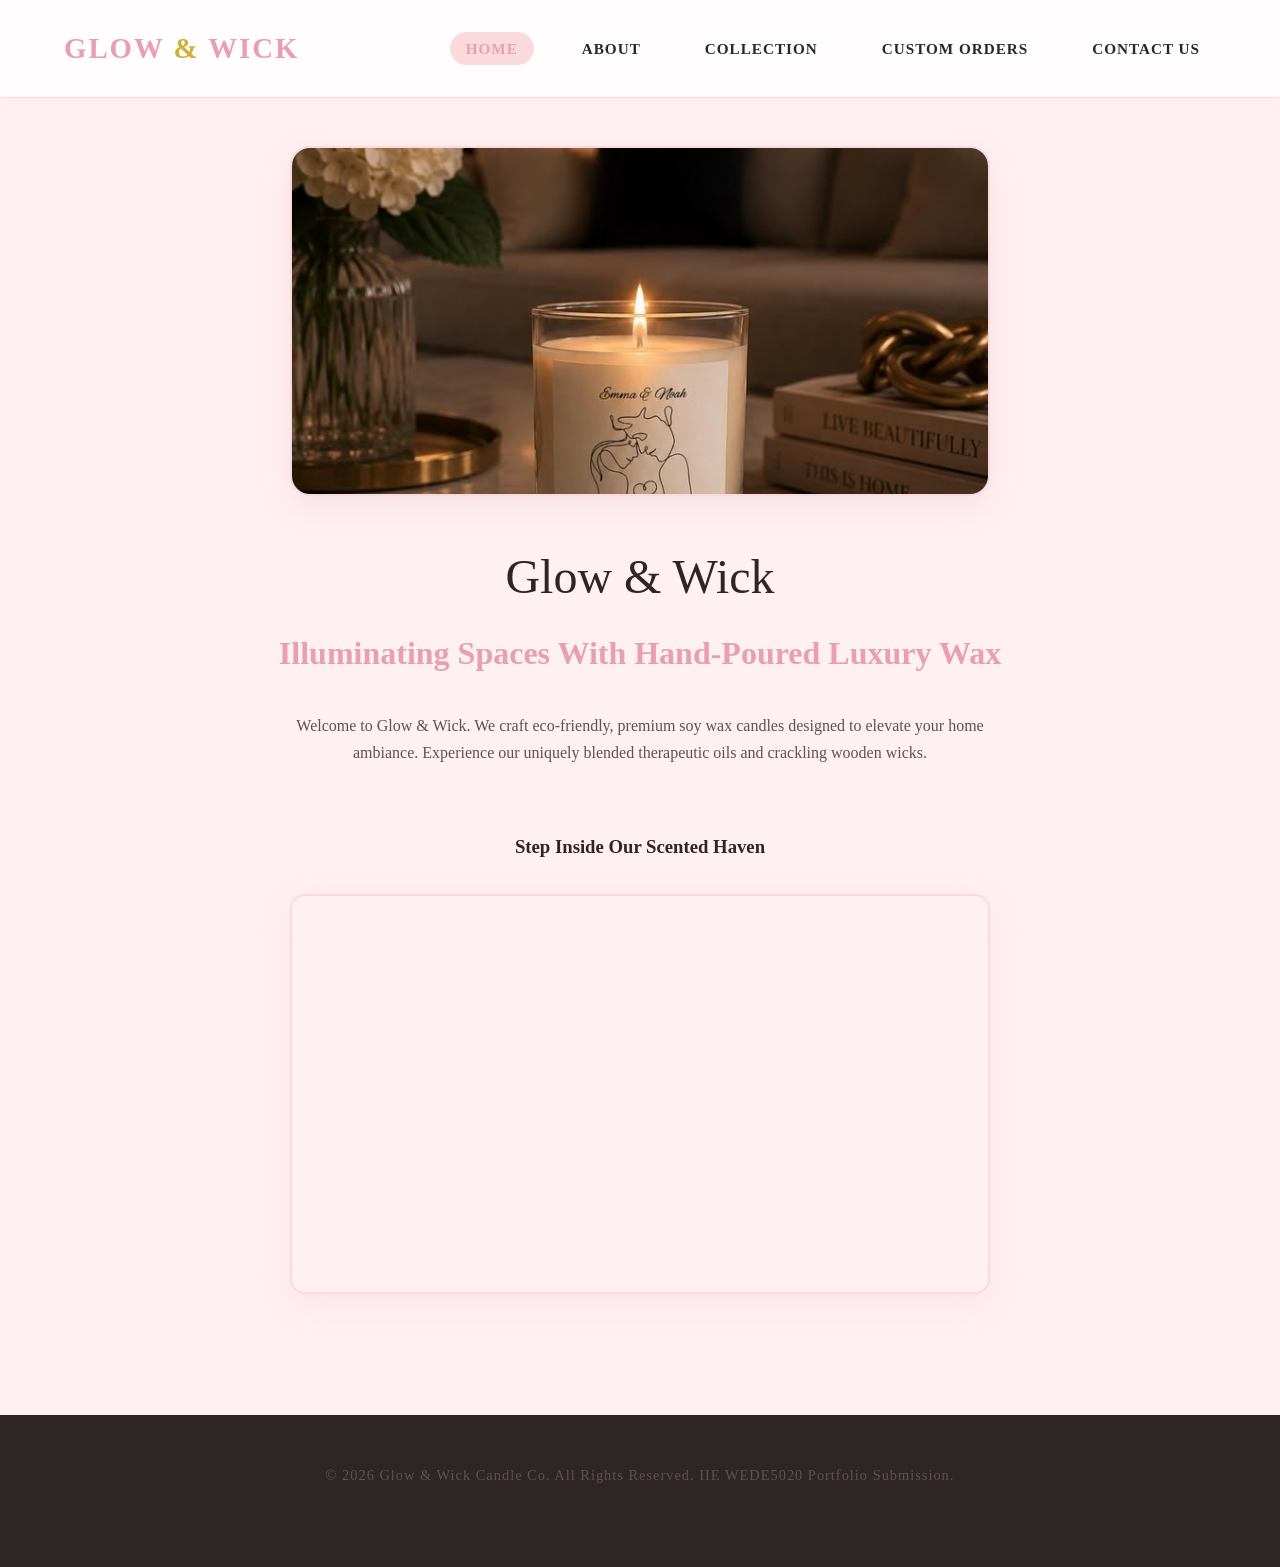
<file: index.html>
<!DOCTYPE html>
<html lang="en">
<head>
    <meta charset="UTF-8">
    <meta name="viewport" content="width=device-width, initial-scale=1.0">
    <title>Glow & Wick | Luxury Handcrafted Scented Candles</title>
    <link rel="stylesheet" href="styles.css">
</head>
<body>

    <header>
        <div class="logo-brand">Glow <span>&</span> Wick</div>
        <nav>
            <ul>
                <li><a href="index.html" class="active">Home</a></li>
                <li><a href="about.html">About</a></li>
                <li><a href="products.html">Collection</a></li>
                <li><a href="enquiry.html">Custom Orders</a></li>
                <li><a href="contact.html">Contact Us</a></li>
            </ul>
        </nav>
    </header>

    <main class="main-container">
        <!-- Brand Premium Hero Banner Image -->
        <div style="margin-bottom: 2rem;">
            <img src="Candle_1.jpg" alt="Glow and Wick luxury signature hand-poured candle banner display" style="width: 100%; max-width: 700px; height: 350px; object-fit: cover; border-radius: 20px; box-shadow: 0 10px 30px rgba(232, 159, 176, 0.2); border: 2px solid #FADadd;">
        </div>

        <h1>Glow & Wick</h1>
        <h2>Illuminating Spaces With Hand-Poured Luxury Wax</h2>
        <p>Welcome to Glow & Wick. We craft eco-friendly, premium soy wax candles designed to elevate your home ambiance. Experience our uniquely blended therapeutic oils and crackling wooden wicks.</p>

        <!-- Dynamic Media Spotlight Section -->
        <div style="margin: 4rem 0;">
            <h3>Step Inside Our Scented Haven</h3>
            <iframe src="https://youtube.com" allowfullscreen></iframe>
        </div>
    </main>

    <footer>
        <p>&copy; 2026 Glow & Wick Candle Co. All Rights Reserved. IIE WEDE5020 Portfolio Submission.</p>
    </footer>

    <script src="main.js"></script>
</body>
</html>
</file>
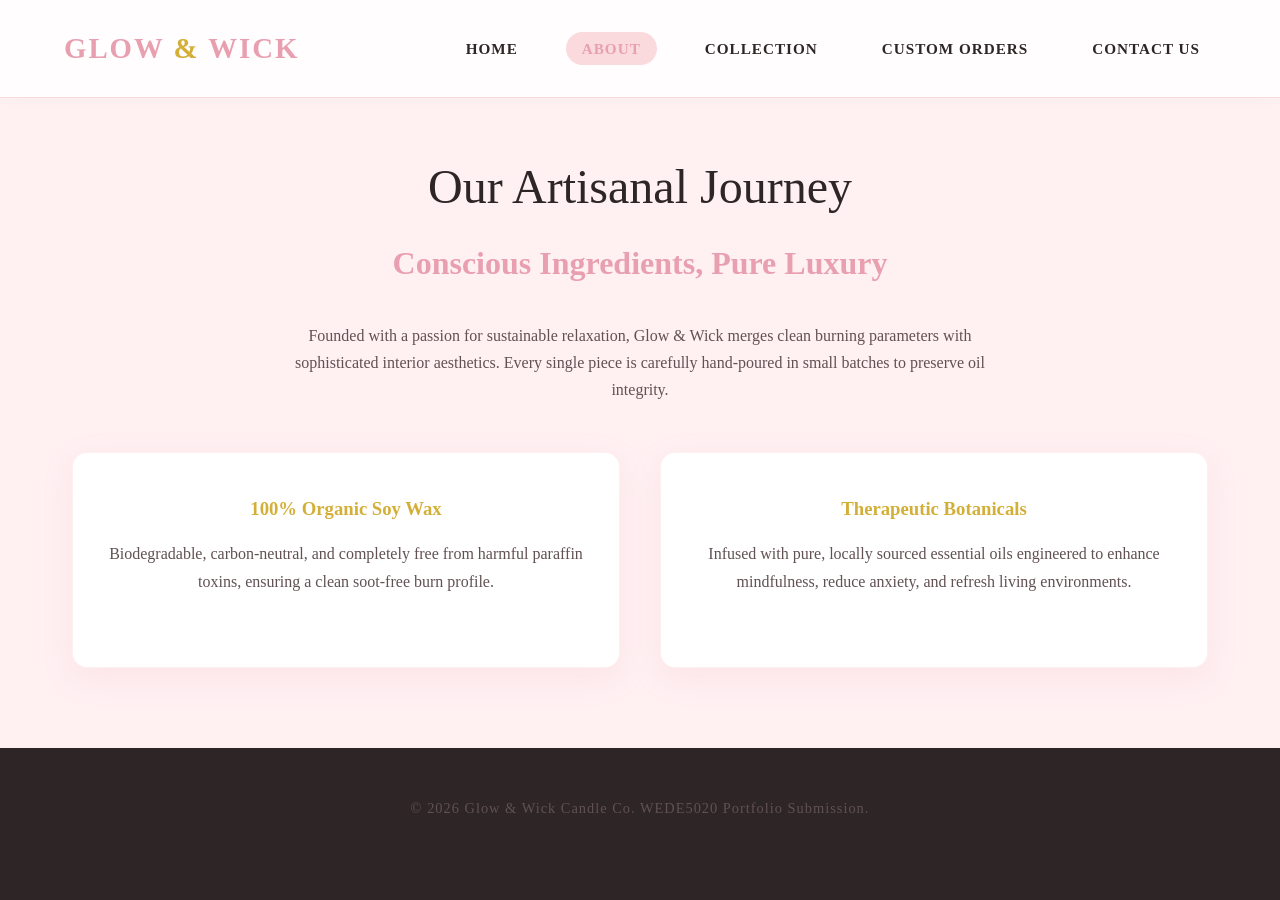
<file: about.html>
<!DOCTYPE html>
<html lang="en">
<head>
    <meta charset="UTF-8">
    <meta name="viewport" content="width=device-width, initial-scale=1.0">
    <title>Our Story | Glow & Wick Artisanal Heritage</title>
    <link rel="stylesheet" href="styles.css">
</head>
<body>

    <header>
        <div class="logo-brand">Glow <span>&</span> Wick</div>
        <nav>
            <ul>
                <li><a href="index.html">Home</a></li>
                <li><a href="about.html" class="active">About</a></li>
                <li><a href="products.html">Collection</a></li>
                <li><a href="enquiry.html">Custom Orders</a></li>
                <li><a href="contact.html">Contact Us</a></li>
            </ul>
        </nav>
    </header>

    <main class="main-container">
        <h1>Our Artisanal Journey</h1>
        <h2>Conscious Ingredients, Pure Luxury</h2>
        
        <p>Founded with a passion for sustainable relaxation, Glow & Wick merges clean burning parameters with sophisticated interior aesthetics. Every single piece is carefully hand-poured in small batches to preserve oil integrity.</p>

        <div class="luxury-grid">
            <div class="premium-card">
                <h3 style="color: #D4AF37; margin-bottom: 1rem;">100% Organic Soy Wax</h3>
                <p>Biodegradable, carbon-neutral, and completely free from harmful paraffin toxins, ensuring a clean soot-free burn profile.</p>
            </div>
            <div class="premium-card">
                <h3 style="color: #D4AF37; margin-bottom: 1rem;">Therapeutic Botanicals</h3>
                <p>Infused with pure, locally sourced essential oils engineered to enhance mindfulness, reduce anxiety, and refresh living environments.</p>
            </div>
        </div>
    </main>

    <footer>
        <p>&copy; 2026 Glow & Wick Candle Co. WEDE5020 Portfolio Submission.</p>
    </footer>

    <script src="main.js"></script>
</body>
</html>
</file>
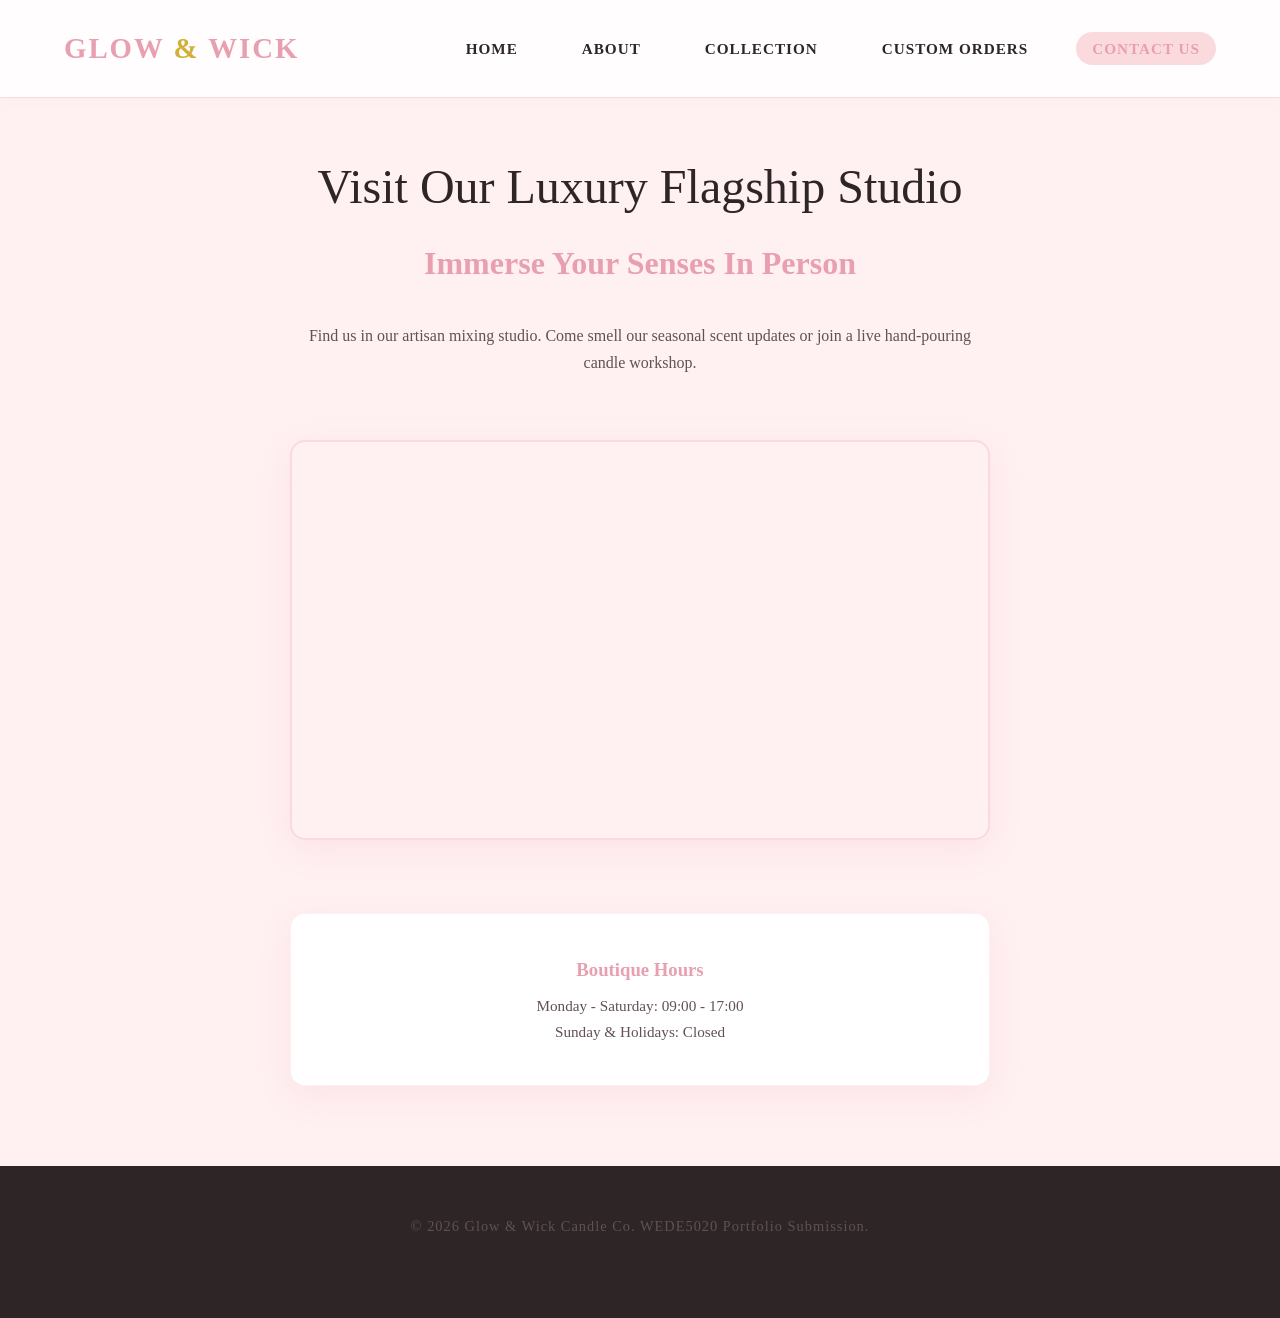
<file: contact.html>
<!DOCTYPE html>
<html lang="en">
<head>
    <meta charset="UTF-8">
    <meta name="viewport" content="width=device-width, initial-scale=1.0">
    <title>Contact Our Studio | Glow & Wick Flagship Store</title>
    <link rel="stylesheet" href="styles.css">
</head>
<body>

    <header>
        <div class="logo-brand">Glow <span>&</span> Wick</div>
        <nav>
            <ul>
                <li><a href="index.html">Home</a></li>
                <li><a href="about.html">About</a></li>
                <li><a href="products.html">Collection</a></li>
                <li><a href="enquiry.html">Custom Orders</a></li>
                <li><a href="contact.html" class="active">Contact Us</a></li>
            </ul>
        </nav>
    </header>

    <main class="main-container">
        <h1>Visit Our Luxury Flagship Studio</h1>
        <h2>Immerse Your Senses In Person</h2>
        <p>Find us in our artisan mixing studio. Come smell our seasonal scent updates or join a live hand-pouring candle workshop.</p>

        <!-- Campus Location Geographic Mapper Layout Block -->
        <iframe src="https://google.com" allowfullscreen="" loading="lazy"></iframe>

        <div class="luxury-grid" style="max-width: 700px; margin: 2rem auto;">
            <div class="premium-card">
                <h3 style="color: #E89FB0; margin-bottom: 0.5rem;">Boutique Hours</h3>
                <p style="margin: 0; font-size: 0.95rem;">Monday - Saturday: 09:00 - 17:00<br>Sunday & Holidays: Closed</p>
            </div>
        </div>
    </main>

    <footer>
        <p>&copy; 2026 Glow & Wick Candle Co. WEDE5020 Portfolio Submission.</p>
    </footer>

    <script src="main.js"></script>
</body>
</html>
</file>
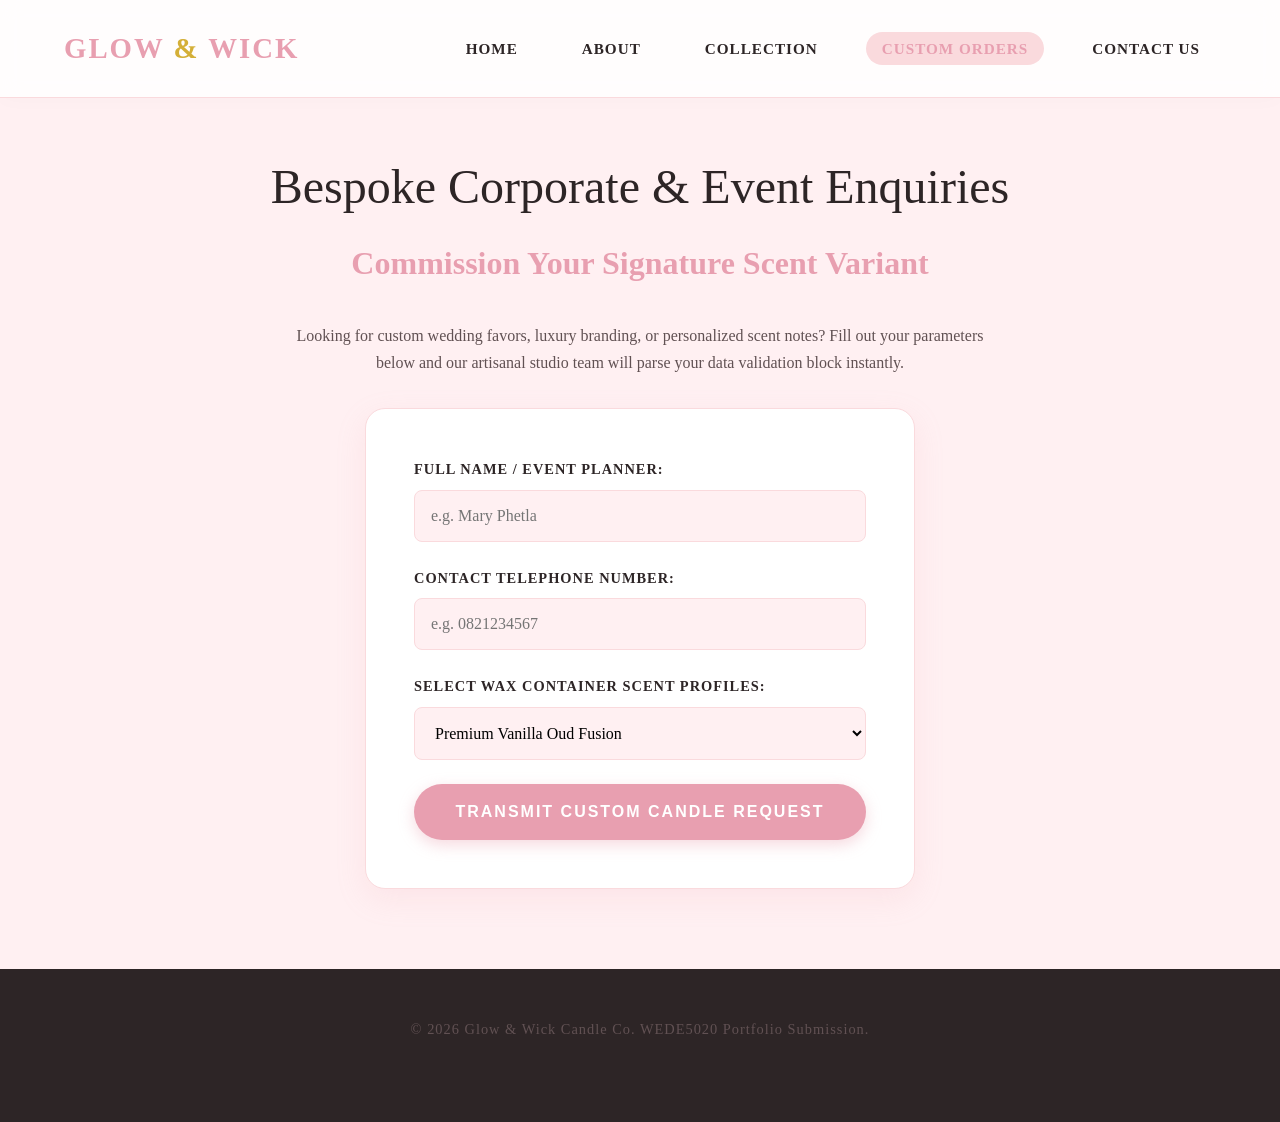
<file: enquiry.html>
<!DOCTYPE html>
<html lang="en">
<head>
    <meta charset="UTF-8">
    <meta name="viewport" content="width=device-width, initial-scale=1.0">
    <title>Bespoke Custom Orders | Glow & Wick Concierge</title>
    <link rel="stylesheet" href="styles.css">
</head>
<body>

    <header>
        <div class="logo-brand">Glow <span>&</span> Wick</div>
        <nav>
            <ul>
                <li><a href="index.html">Home</a></li>
                <li><a href="about.html">About</a></li>
                <li><a href="products.html">Collection</a></li>
                <li><a href="enquiry.html" class="active">Custom Orders</a></li>
                <li><a href="contact.html">Contact Us</a></li>
            </ul>
        </nav>
    </header>

    <main class="main-container">
        <h1>Bespoke Corporate & Event Enquiries</h1>
        <h2>Commission Your Signature Scent Variant</h2>
        <p>Looking for custom wedding favors, luxury branding, or personalized scent notes? Fill out your parameters below and our artisanal studio team will parse your data validation block instantly.</p>

        <div class="form-card">
            <!-- This container maps our real-time JavaScript processing alerts -->
            <div id="validation-feedback"></div>

            <form id="emergencyCalloutForm" novalidate>
                <div class="form-group">
                    <label for="clientName">Full Name / Event Planner:</label>
                    <input type="text" id="clientName" required placeholder="e.g. Mary Phetla">
                </div>

                <div class="form-group">
                    <label for="clientPhone">Contact Telephone Number:</label>
                    <input type="tel" id="clientPhone" required placeholder="e.g. 0821234567">
                </div>

                <div class="form-group">
                    <label for="waxType">Select Wax Container Scent Profiles:</label>
                    <select id="waxType">
                        <option value="vanilla">Premium Vanilla Oud Fusion</option>
                        <option value="rose">Blush Rose Botanical Mist</option>
                        <option value="amber">Warm Spiced Amber Medley</option>
                    </select>
                </div>

                <button type="submit" class="gold-button">Transmit Custom Candle Request</button>
            </form>
        </div>
    </main>

    <footer>
        <p>&copy; 2026 Glow & Wick Candle Co. WEDE5020 Portfolio Submission.</p>
    </footer>

    <script src="main.js"></script>
</body>
</html>
</file>
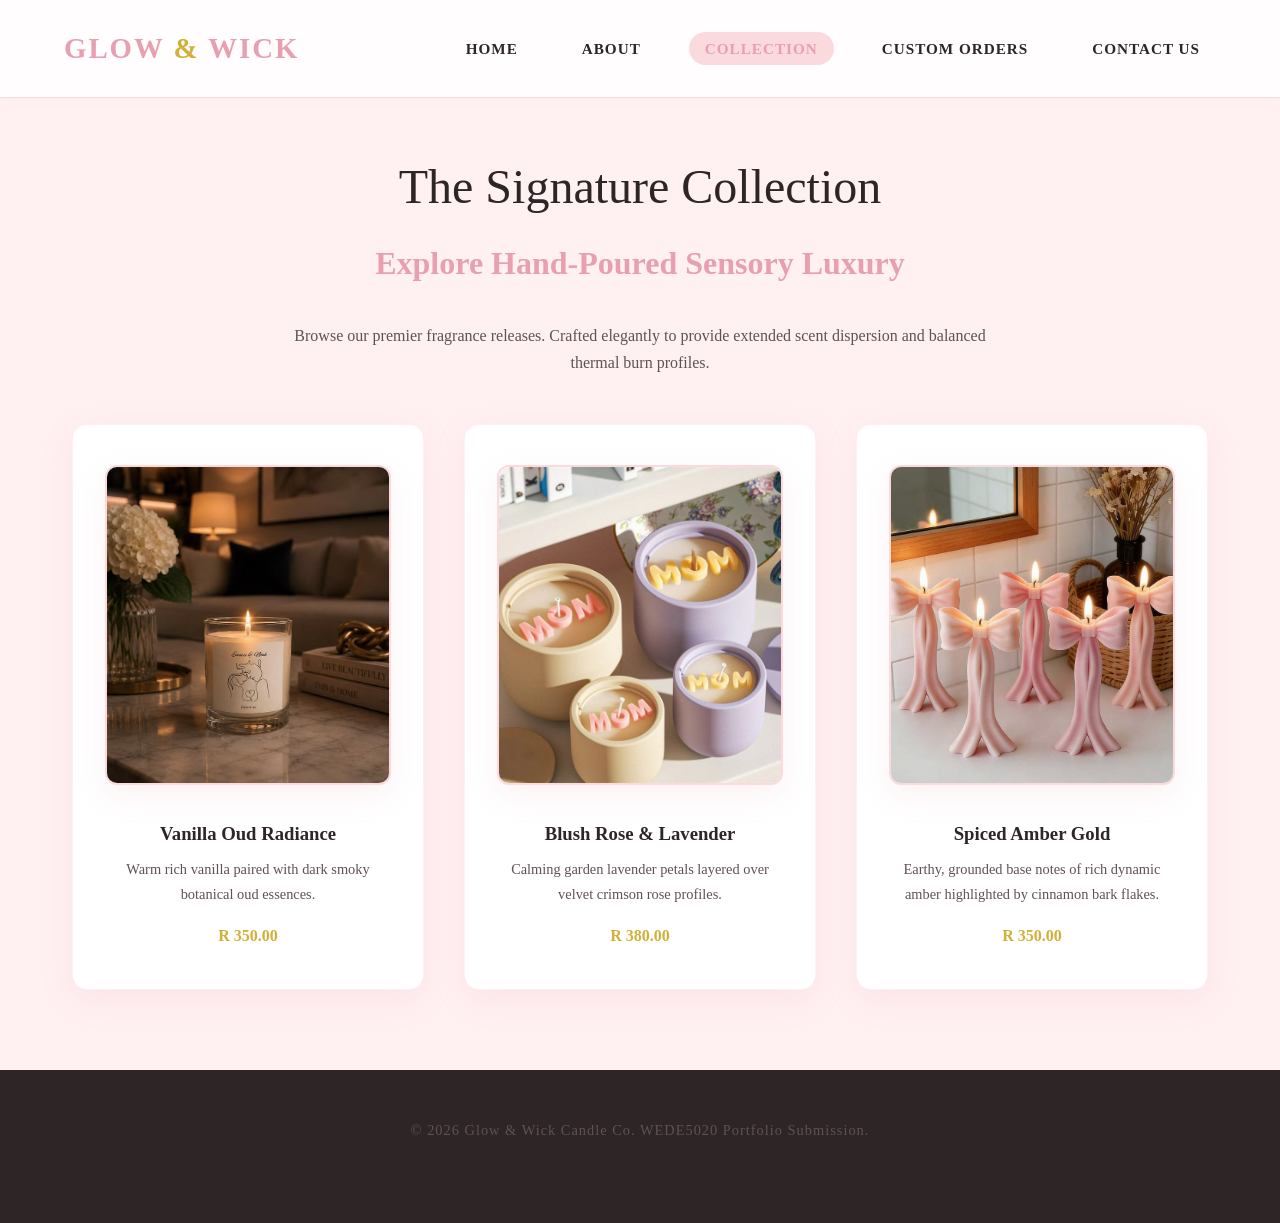
<file: products.html>
<!DOCTYPE html>
<html lang="en">
<head>
    <meta charset="UTF-8">
    <meta name="viewport" content="width=device-width, initial-scale=1.0">
    <title>The Signature Collection | Glow & Wick</title>
    <link rel="stylesheet" href="styles.css">
</head>
<body>

    <header>
        <div class="logo-brand">Glow <span>&</span> Wick</div>
        <nav>
            <ul>
                <li><a href="index.html">Home</a></li>
                <li><a href="about.html">About</a></li>
                <li><a href="products.html" class="active">Collection</a></li>
                <li><a href="enquiry.html">Custom Orders</a></li>
                <li><a href="contact.html">Contact Us</a></li>
            </ul>
        </nav>
    </header>

    <main class="main-container">
        <h1>The Signature Collection</h1>
        <h2>Explore Hand-Poured Sensory Luxury</h2>
        <p>Browse our premier fragrance releases. Crafted elegantly to provide extended scent dispersion and balanced thermal burn profiles.</p>

        <div class="luxury-grid">
            <!-- Product Card 1 -->
            <div class="premium-card">
                <img src="Candle_1.jpg" alt="Glow and Wick rose gold vanilla luxury scented candle variant" class="luxury-img">
                <h3 style="margin-bottom: 0.5rem;">Vanilla Oud Radiance</h3>
                <p style="font-size: 0.9rem; margin-bottom: 1rem;">Warm rich vanilla paired with dark smoky botanical oud essences.</p>
                <span style="font-weight: bold; color: #D4AF37;">R 350.00</span>
            </div>

            <!-- Product Card 2 -->
            <div class="premium-card">
                <img src="Candle_2.jpg" alt="Glow and Wick minimalist lavender botanical wax container" class="luxury-img">
                <h3 style="margin-bottom: 0.5rem;">Blush Rose & Lavender</h3>
                <p style="font-size: 0.9rem; margin-bottom: 1rem;">Calming garden lavender petals layered over velvet crimson rose profiles.</p>
                <span style="font-weight: bold; color: #D4AF37;">R 380.00</span>
            </div>

            <!-- Product Card 3 -->
            <div class="premium-card">
                <img src="Candle_3.jpg" alt="Glow and Wick elegant amber gold soy relaxation wax container" class="luxury-img">
                <h3 style="margin-bottom: 0.5rem;">Spiced Amber Gold</h3>
                <p style="font-size: 0.9rem; margin-bottom: 1rem;">Earthy, grounded base notes of rich dynamic amber highlighted by cinnamon bark flakes.</p>
                <span style="font-weight: bold; color: #D4AF37;">R 350.00</span>
            </div>
        </div>
    </main>

    <footer>
        <p>&copy; 2026 Glow & Wick Candle Co. WEDE5020 Portfolio Submission.</p>
    </footer>

    <script src="main.js"></script>
</body>
</html>
</file>
<file: styles.css>
/* ==========================================================================
   Glow & Wick - Premium Blush Pink & Gold Luxury Design System
   ========================================================================== */
*, *::before, *::after {
    margin: 0;
    padding: 0;
    box-sizing: border-box;
}

:root {
    --luxury-pink-bg: #FFF0F2;
    --soft-blush: #FADadd;
    --deep-rose: #E89FB0;
    --elegant-gold: #D4AF37;
    --charcoal-text: #2D2526;
    --pure-white: #FFFFFF;
    --luxury-shadow: 0 10px 30px rgba(232, 159, 176, 0.15);
    --transition-smooth: all 0.4s cubic-bezier(0.16, 1, 0.3, 1);
}

body {
    font-family: 'Playfair Display', 'Didot', 'Georgia', serif;
    background-color: var(--luxury-pink-bg);
    color: var(--charcoal-text);
    line-height: 1.7;
    font-size: 16px;
}

/* Luxury Global Navigation Bar */
header {
    background-color: rgba(255, 255, 255, 0.85);
    backdrop-filter: blur(10px);
    border-bottom: 1px solid var(--soft-blush);
    padding: 1.5rem 5%;
    position: sticky;
    top: 0;
    z-index: 1000;
    display: flex;
    justify-content: space-between;
    align-items: center;
    box-shadow: 0 2px 20px rgba(0,0,0,0.02);
}

.logo-brand {
    font-size: 1.8rem;
    font-weight: 700;
    color: var(--deep-rose);
    letter-spacing: 2px;
    text-transform: uppercase;
}

.logo-brand span {
    color: var(--elegant-gold);
}

nav ul {
    list-style: none;
    display: flex;
    gap: 2rem;
}

nav ul li a {
    text-decoration: none;
    color: var(--charcoal-text);
    font-weight: 600;
    font-size: 0.95rem;
    letter-spacing: 1px;
    text-transform: uppercase;
    padding: 0.5rem 1rem;
    border-radius: 50px;
    transition: var(--transition-smooth);
}

nav ul li a:hover, nav ul li a.active {
    background-color: var(--soft-blush);
    color: var(--deep-rose);
}

/* Master Layout Wrapper Container */
.main-container {
    max-width: 1200px;
    margin: 3rem auto;
    padding: 0 2rem;
    text-align: center;
}

h1 {
    font-size: 3rem;
    color: var(--charcoal-text);
    margin-bottom: 0.5rem;
    font-weight: 400;
}

h2 {
    font-size: 2rem;
    color: var(--deep-rose);
    margin-bottom: 2rem;
}

p {
    max-width: 700px;
    margin: 0 auto 2rem auto;
    color: #615153;
}

/* Advanced Grid for Cards & Imagery */
.luxury-grid {
    display: grid;
    grid-template-columns: repeat(auto-fit, minmax(280px, 1fr));
    gap: 2.5rem;
    margin: 3rem 0;
}

.premium-card {
    background-color: var(--pure-white);
    border-radius: 15px;
    padding: 2.5rem 2rem;
    box-shadow: var(--luxury-shadow);
    border: 1px solid rgba(250, 218, 221, 0.4);
    transition: var(--transition-smooth);
}

.premium-card:hover {
    transform: translateY(-10px);
    box-shadow: 0 20px 40px rgba(232, 159, 176, 0.25);
    border-color: var(--elegant-gold);
}

/* Responsive Image Controls */
.luxury-img {
    width: 100%;
    height: 320px;
    object-fit: cover;
    border-radius: 12px;
    box-shadow: var(--luxury-shadow);
    margin-bottom: 1.5rem;
    border: 2px solid var(--soft-blush);
}

/* Interactive Form Styling */
.form-card {
    max-width: 550px;
    margin: 0 auto;
    background: var(--pure-white);
    padding: 3rem;
    border-radius: 20px;
    box-shadow: var(--luxury-shadow);
    border: 1px solid var(--soft-blush);
    text-align: left;
}

.form-group {
    margin-bottom: 1.5rem;
}

.form-group label {
    display: block;
    font-weight: 600;
    margin-bottom: 0.5rem;
    color: var(--charcoal-text);
    font-size: 0.9rem;
    text-transform: uppercase;
    letter-spacing: 1px;
}

.form-group input, .form-group textarea, .form-group select {
    width: 100%;
    padding: 1rem;
    border: 1px solid var(--soft-blush);
    background-color: var(--luxury-pink-bg);
    border-radius: 8px;
    font-family: inherit;
    font-size: 1rem;
    transition: var(--transition-smooth);
}

.form-group input:focus, .form-group textarea:focus, .form-group select:focus {
    outline: none;
    border-color: var(--elegant-gold);
    background-color: var(--pure-white);
    box-shadow: 0 0 0 4px rgba(212, 175, 55, 0.1);
}

.gold-button {
    background-color: var(--deep-rose);
    color: var(--pure-white);
    border: none;
    padding: 1.2rem 2rem;
    font-size: 1rem;
    font-weight: bold;
    text-transform: uppercase;
    letter-spacing: 2px;
    border-radius: 50px;
    cursor: pointer;
    width: 100%;
    transition: var(--transition-smooth);
    box-shadow: 0 5px 15px rgba(232, 159, 176, 0.4);
}

.gold-button:hover {
    background-color: var(--elegant-gold);
    box-shadow: 0 5px 15px rgba(212, 175, 55, 0.4);
}

/* Alert Message Windows */
#validation-feedback {
    padding: 1rem;
    border-radius: 8px;
    margin-bottom: 1.5rem;
    font-weight: bold;
    text-align: center;
    display: none;
}

/* Media Embedding Layout Frameworks */
iframe {
    width: 100%;
    max-width: 700px;
    height: 400px;
    border-radius: 15px;
    box-shadow: var(--luxury-shadow);
    border: 2px solid var(--soft-blush);
    margin: 2rem 0;
}

/* Global Footer Layout Landmark Area */
footer {
    background-color: var(--charcoal-text);
    color: var(--soft-blush);
    padding: 3rem 2rem;
    text-align: center;
    margin-top: 5rem;
    font-size: 0.9rem;
    letter-spacing: 1px;
}

/* Responsive Breakpoints */
@media (max-width: 768px) {
    header { flex-direction: column; gap: 1.5rem; }
    nav ul { flex-direction: column; gap: 1rem; text-align: center; }
    h1 { font-size: 2.2rem; }
}
</file>
